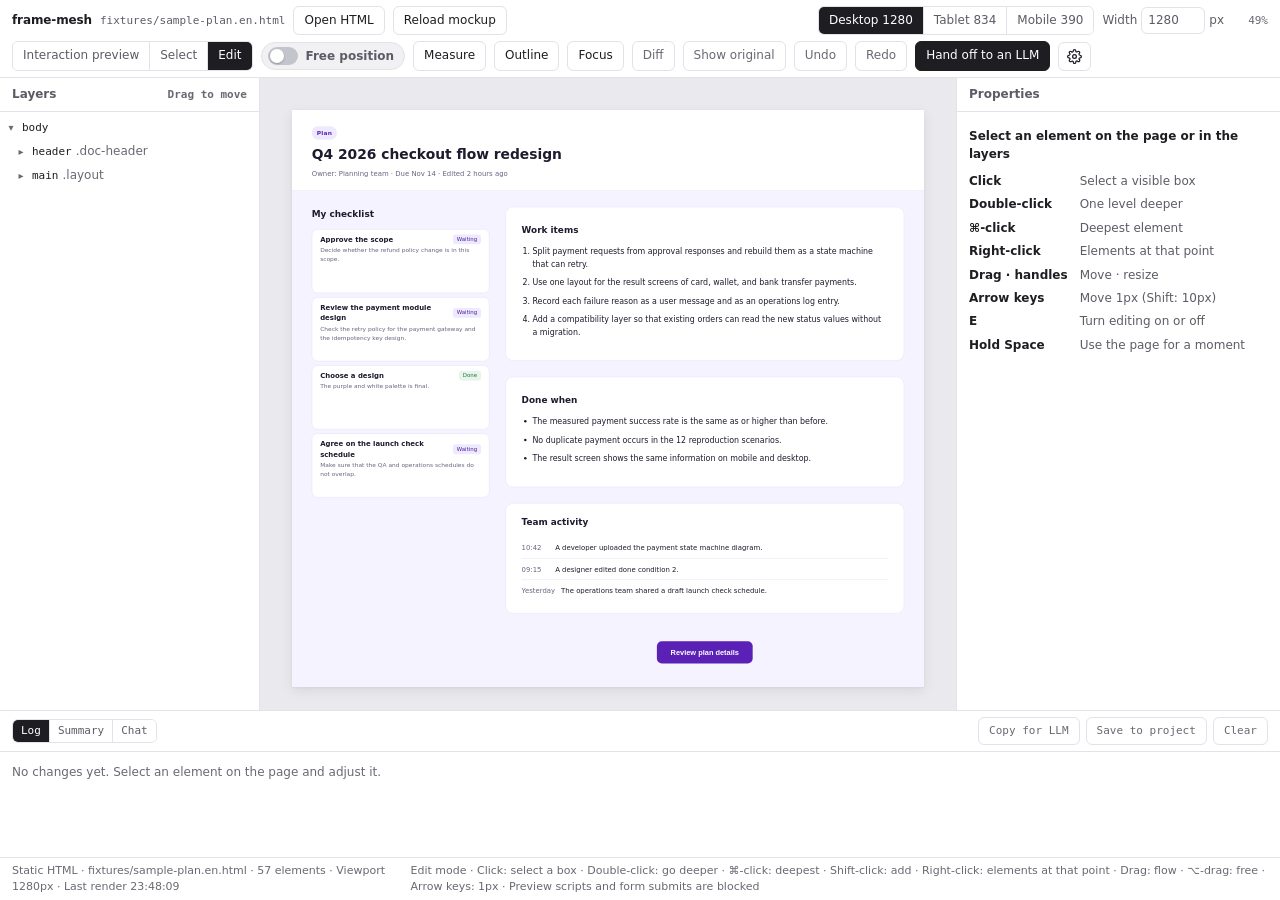
<file: index.html>
<!doctype html>
<html lang="en">
<head>
<meta charset="utf-8">
<meta name="viewport" content="width=device-width, initial-scale=1">
<meta name="frame-mesh" content="host">
<title>frame-mesh workbench</title>
<link rel="stylesheet" href="src/panel/panel.css">
<link rel="stylesheet" href="styles.css">
</head>
<body>
<div class="app">
  <header class="topbar">
    <div class="topbar__group">
      <span class="brand">frame-mesh</span>
      <span class="doc-name" id="docName" data-i18n="wb.noDoc"></span>
      <button class="btn" id="btnOpen" type="button" data-i18n="wb.open"></button>
      <input type="file" id="fileInput" accept=".html,.htm" hidden>
      <button class="btn" id="btnReload" type="button" data-i18n="wb.reload"></button>
      <span class="badge badge--warn" id="overflowBadge" hidden></span>
    </div>
    <div class="topbar__group">
      <div class="seg" id="vpSeg"></div>
      <label class="vp-custom"><span data-i18n="wb.width"></span> <input type="number" id="vpWidth" min="240" max="3840" step="1"> px</label>
      <span class="zoom" id="zoomLabel">100%</span>
    </div>
    <div class="topbar__group">
      <div class="seg" id="modeSeg">
        <button class="seg__btn" type="button" data-mode="interact" data-i18n="wb.interact" data-i18n-title="mode.useTitle"></button>
        <button class="seg__btn" type="button" data-mode="pick" data-i18n="wb.pick" data-i18n-title="mode.pickTitle"></button>
        <button class="seg__btn is-active" type="button" data-mode="select" data-i18n="wb.select" data-i18n-title="mode.editTitle"></button>
      </div>
      <button class="mode-switch mode-switch--sub" id="moveToggle" type="button" role="switch" aria-checked="false" data-i18n-title="move.switchTitle"><span class="mode-switch__track"></span><span data-i18n="move.switch"></span></button>
      <button class="btn" id="btnMeasure" type="button" data-i18n="view.measure" data-i18n-title="view.measureTitle"></button>
      <button class="btn" id="btnXray" type="button" data-i18n="view.xray" data-i18n-title="view.xrayTitle"></button>
      <button class="btn" id="btnFocus" type="button" data-i18n="view.focus" data-i18n-title="view.focusTitle"></button>
      <button class="btn" id="btnDiffView" type="button" data-i18n="view.diff" data-i18n-title="view.diffTitle" disabled></button>
      <button class="btn" id="btnPeek" type="button" data-i18n="panel.peek" data-i18n-title="peek.title" disabled></button>
      <button class="btn" id="btnUndo" type="button" data-i18n="wb.undo" data-i18n-title="wb.undoTitle" disabled></button>
      <button class="btn" id="btnRedo" type="button" data-i18n="dock.redo" data-i18n-title="wb.redoTitle" disabled></button>
      <button class="btn btn--primary" id="btnHandoff" type="button" data-i18n="handoff.dialogTitle" data-i18n-title="wb.handoffTitle"></button>
      <div class="menu menu--right menu--down" id="moreMenu">
        <!-- 톱니바퀴 아이콘: Feather Icons "settings" (MIT) -->
        <button class="btn btn--icon" id="btnMore" type="button" data-i18n-title="wb.settingsTitle"><svg class="icon-gear" width="15" height="15" viewBox="0 0 24 24" fill="none" stroke="currentColor" stroke-width="2" stroke-linecap="round" stroke-linejoin="round" aria-hidden="true"><circle cx="12" cy="12" r="3"/><path d="M19.4 15a1.65 1.65 0 0 0 .33 1.82l.06.06a2 2 0 0 1 0 2.83 2 2 0 0 1-2.83 0l-.06-.06a1.65 1.65 0 0 0-1.82-.33 1.65 1.65 0 0 0-1 1.51V21a2 2 0 0 1-2 2 2 2 0 0 1-2-2v-.09A1.65 1.65 0 0 0 9 19.4a1.65 1.65 0 0 0-1.82.33l-.06.06a2 2 0 0 1-2.83 0 2 2 0 0 1 0-2.83l.06-.06a1.65 1.65 0 0 0 .33-1.82 1.65 1.65 0 0 0-1.51-1H3a2 2 0 0 1-2-2 2 2 0 0 1 2-2h.09A1.65 1.65 0 0 0 4.6 9a1.65 1.65 0 0 0-.33-1.82l-.06-.06a2 2 0 0 1 0-2.83 2 2 0 0 1 2.83 0l.06.06a1.65 1.65 0 0 0 1.82.33H9a1.65 1.65 0 0 0 1-1.51V3a2 2 0 0 1 2-2 2 2 0 0 1 2 2v.09a1.65 1.65 0 0 0 1 1.51 1.65 1.65 0 0 0 1.82-.33l.06-.06a2 2 0 0 1 2.83 0 2 2 0 0 1 0 2.83l-.06.06a1.65 1.65 0 0 0-.33 1.82V9a1.65 1.65 0 0 0 1.51 1H21a2 2 0 0 1 2 2 2 2 0 0 1-2 2h-.09a1.65 1.65 0 0 0-1.51 1z"/></svg></button>
        <div class="menu__pop" hidden>
          <div class="menu__label" data-i18n="lang.label"></div>
          <div class="menu__seg"><div class="seg" id="langSeg"></div></div>
        </div>
      </div>
    </div>
  </header>

  <aside class="panel panel--left">
    <div class="panel__head"><span data-i18n="ext.layers"></span> <span class="zoom" data-i18n="wb.dragHint"></span></div>
    <div class="tree" id="tree"></div>
  </aside>

  <main class="canvas" id="canvas">
    <div class="frame-box" id="frameBox">
      <div class="frame-wrap" id="frameWrap">
        <iframe id="preview" sandbox="allow-same-origin" data-i18n-title="wb.preview"></iframe>
      </div>
    </div>
  </main>

  <aside class="panel panel--right">
    <div class="panel__head" data-i18n="ext.props"></div>
    <div class="props" id="props"></div>
  </aside>

  <footer class="bottom">
    <div class="bottom__head"><span class="dock__tabs"><button class="dock__tab is-active" id="tabLog" type="button" data-i18n="tab.log"></button><button class="dock__tab" id="tabDiff" type="button" data-i18n="tab.diff"></button><button class="dock__tab" id="tabChat" type="button" data-i18n="tab.chat"></button></span> <span id="changeCount"></span><span class="bottom__actions"><button class="btn" id="btnCopyLog" type="button" data-i18n="dock.copy" data-i18n-title="wb.copyTitle"></button> <button class="btn" id="btnSendLog" type="button" data-i18n="dock.save" data-i18n-title="wb.saveTitle"></button> <button class="btn" id="btnClearLog" type="button" data-i18n="wb.clear" data-i18n-title="dock.clearTitle"></button></span></div>
    <ol class="changes" id="changes"></ol>
    <div class="diff" id="diff" hidden></div>
    <div class="chat-host" id="chat" hidden></div>
    <div class="status"><span id="status" data-i18n="wb.noDoc"></span><span id="statusRight"></span></div>
  </footer>
</div>

<dialog class="handoff" id="handoffDialog">
  <div class="handoff__head"><strong data-i18n="handoff.dialogTitle"></strong><span id="handoffSummary"></span></div>
  <p class="handoff__desc" data-i18n="handoff.descWb"></p>
  <textarea id="handoffText" readonly spellcheck="false"></textarea>
  <div class="handoff__actions">
    <button class="btn btn--primary" id="btnHandoffCopy" type="button" data-i18n="handoff.copy"></button>
    <button class="btn" id="btnHandoffMd" type="button" data-i18n="handoff.saveMd"></button>
    <button class="btn" id="btnHandoffJson" type="button" data-i18n="handoff.saveJson"></button>
    <button class="btn" id="btnHandoffClose" type="button" data-i18n="handoff.close"></button>
  </div>
</dialog>
<div class="notice" id="notice" hidden></div>
<script type="module" src="src/web/workbench.js"></script>
</body>
</html>
</file>
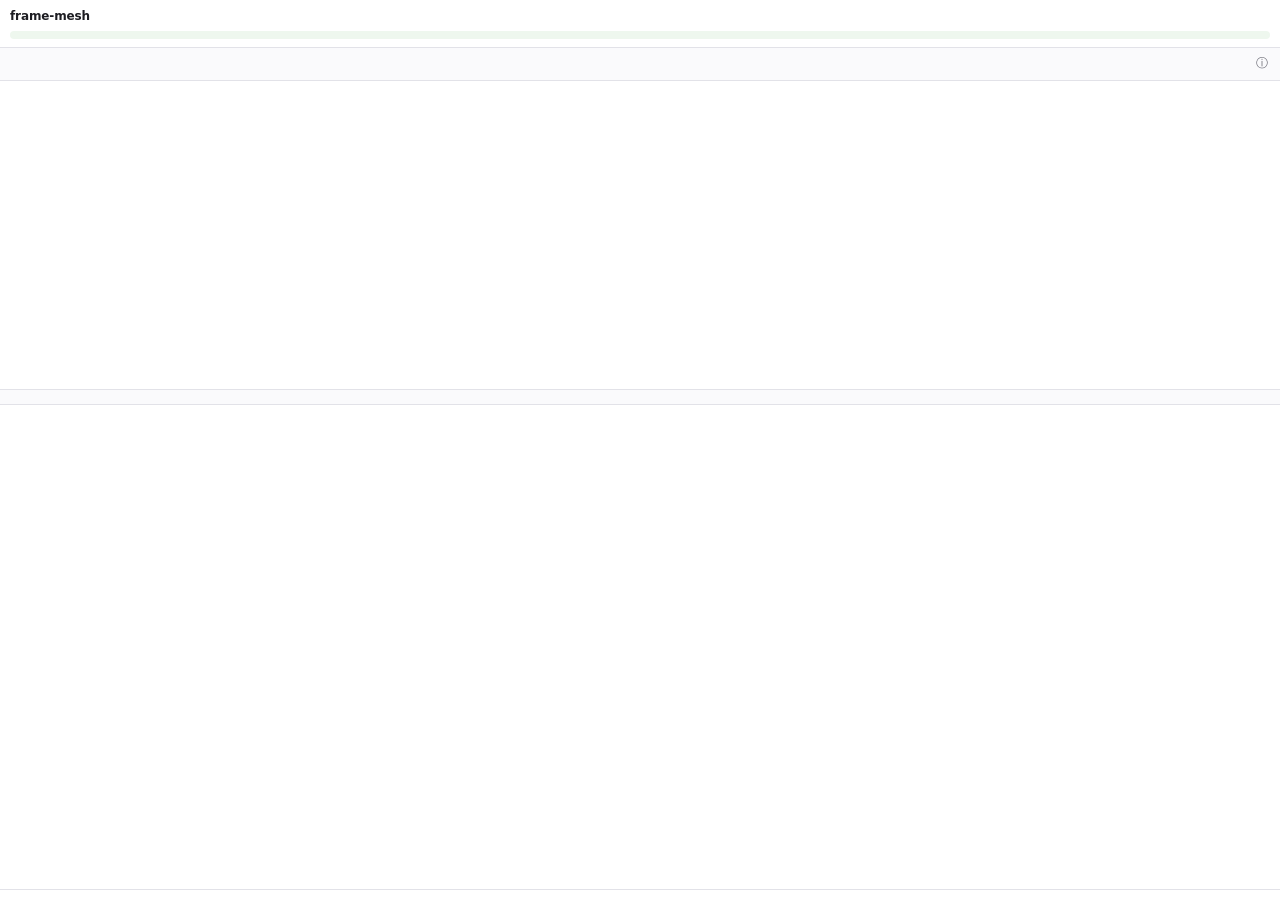
<file: extension/panel.html>
<!doctype html>
<html lang="en">
<head>
<meta charset="utf-8">
<meta name="viewport" content="width=device-width, initial-scale=1">
<title>frame-mesh</title>
<link rel="stylesheet" href="../src/panel/panel.css">
<link rel="stylesheet" href="panel.css">
</head>
<body>
<header class="ext__top">
  <div class="ext__row">
    <span class="brand">frame-mesh</span>
    <span class="ext__version" id="extVersion"></span>
    <span class="ext__target" id="tabLabel" hidden></span>
    <select id="tabSelect" data-i18n-title="ext.tabSelect" hidden></select>
    <button class="btn btn--warn" id="btnConnect" type="button" data-i18n="ext.reconnect" data-i18n-title="ext.reconnectTitle" hidden></button>
  </div>
  <div class="ext__applied is-clean" id="appliedChip" data-i18n="ext.chipClean"></div>
</header>
<section class="ext__section ext__section--tree" id="treeSection">
  <button class="ext__section-head" type="button" data-toggle="treeSection"><span data-i18n="ext.layers"></span> <span class="ext__info" data-i18n-title="ext.layersInfo">ⓘ</span></button>
  <div class="tree" id="tree"></div>
</section>
<div class="ext__splitter" id="splitter" role="separator" aria-orientation="horizontal" data-i18n-title="ext.splitter"></div>
<section class="ext__section ext__section--props" id="propsSection">
  <button class="ext__section-head" type="button" data-toggle="propsSection" data-i18n="ext.props"></button>
  <div class="props" id="props"></div>
</section>
<footer class="ext__status" id="status" data-i18n="ext.notConnected"></footer>
<div class="notice" id="notice" hidden></div>
<script type="module" src="panel.js"></script>
</body>
</html>
</file>
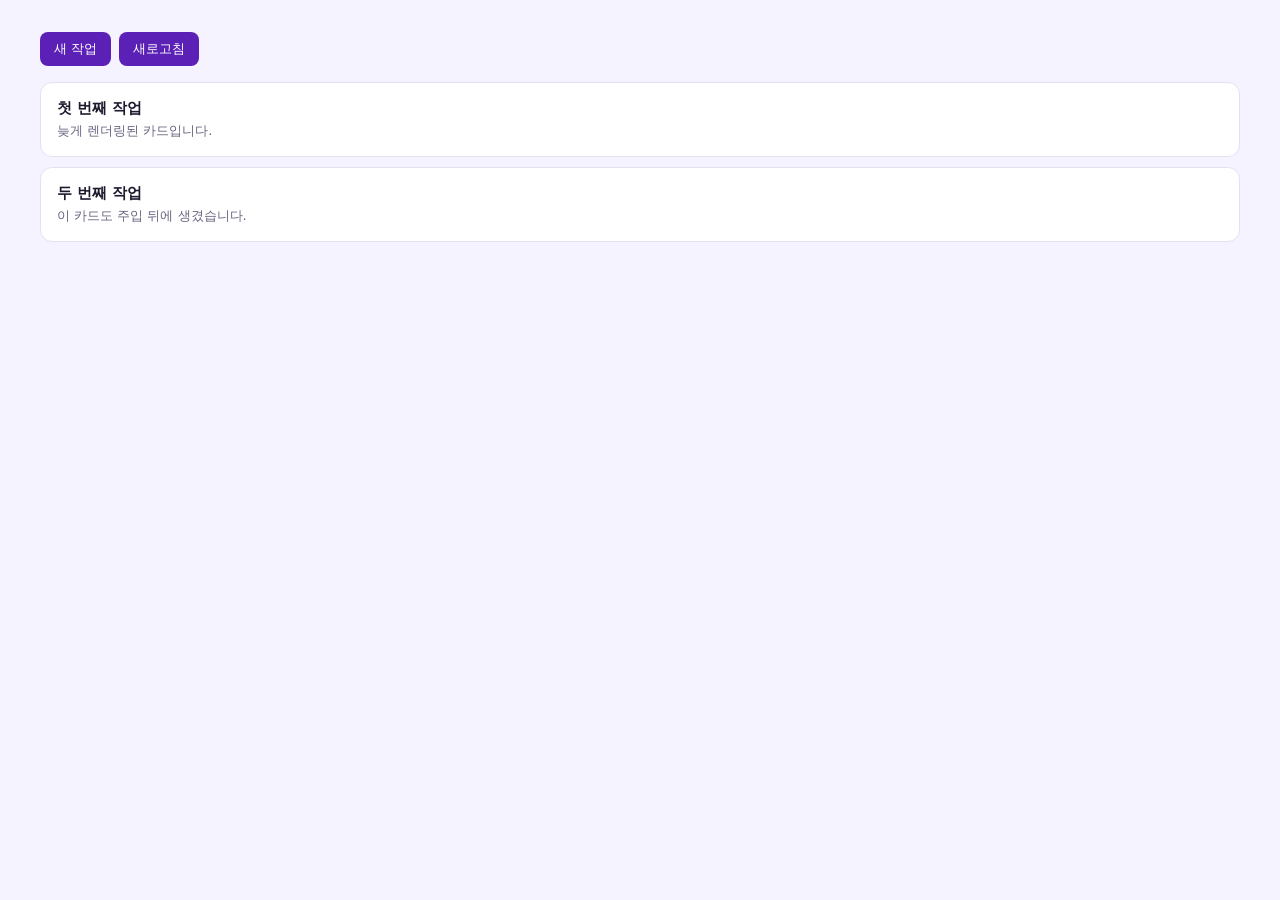
<file: fixtures/dynamic.html>
<!doctype html>
<html lang="ko">
<head>
<meta charset="utf-8">
<meta name="viewport" content="width=device-width, initial-scale=1">
<title>동적 렌더 시안 (SPA 흉내)</title>
<style>
  body { margin: 0; font-family: -apple-system, "Apple SD Gothic Neo", system-ui, sans-serif; background: #f5f3ff; color: #1f1a2e; }
  .app { padding: 32px 40px; }
  .card { background: #fff; border: 1px solid #e4e0f2; border-radius: 12px; padding: 16px; margin-bottom: 10px; }
  .card h3 { margin: 0 0 4px; font-size: 15px; }
  .card p { margin: 0; color: #6b6480; font-size: 13px; }
  .toolbar { display: flex; gap: 8px; margin-bottom: 16px; }
  button { padding: 8px 14px; border: 0; border-radius: 8px; background: #5b21b6; color: #fff; }
  .empty { color: #9a9aa6; padding: 24px; text-align: center; }
</style>
</head>
<body>
  <div id="root"><p class="empty">불러오는 중…</p></div>
  <script>
    // 800ms 뒤에 본문을 그리고, 1.6초 뒤에 카드를 하나 더 붙인다. SPA의 비동기 렌더를 흉내 낸다.
    const root = document.getElementById('root');
    setTimeout(() => {
      root.innerHTML = `
        <main class="app">
          <div class="toolbar"><button type="button">새 작업</button><button type="button">새로고침</button></div>
          <section class="list">
            <article class="card"><h3>첫 번째 작업</h3><p>늦게 렌더링된 카드입니다.</p></article>
            <article class="card"><h3>두 번째 작업</h3><p>이 카드도 주입 뒤에 생겼습니다.</p></article>
          </section>
        </main>`;
    }, 800);
    setTimeout(() => {
      const list = document.querySelector('.list');
      if (list) list.insertAdjacentHTML('beforeend', '<article class="card card--late"><h3>세 번째 작업</h3><p>더 늦게 추가된 카드입니다.</p></article>');
    }, 1600);
  </script>
</body>
</html>
</file>
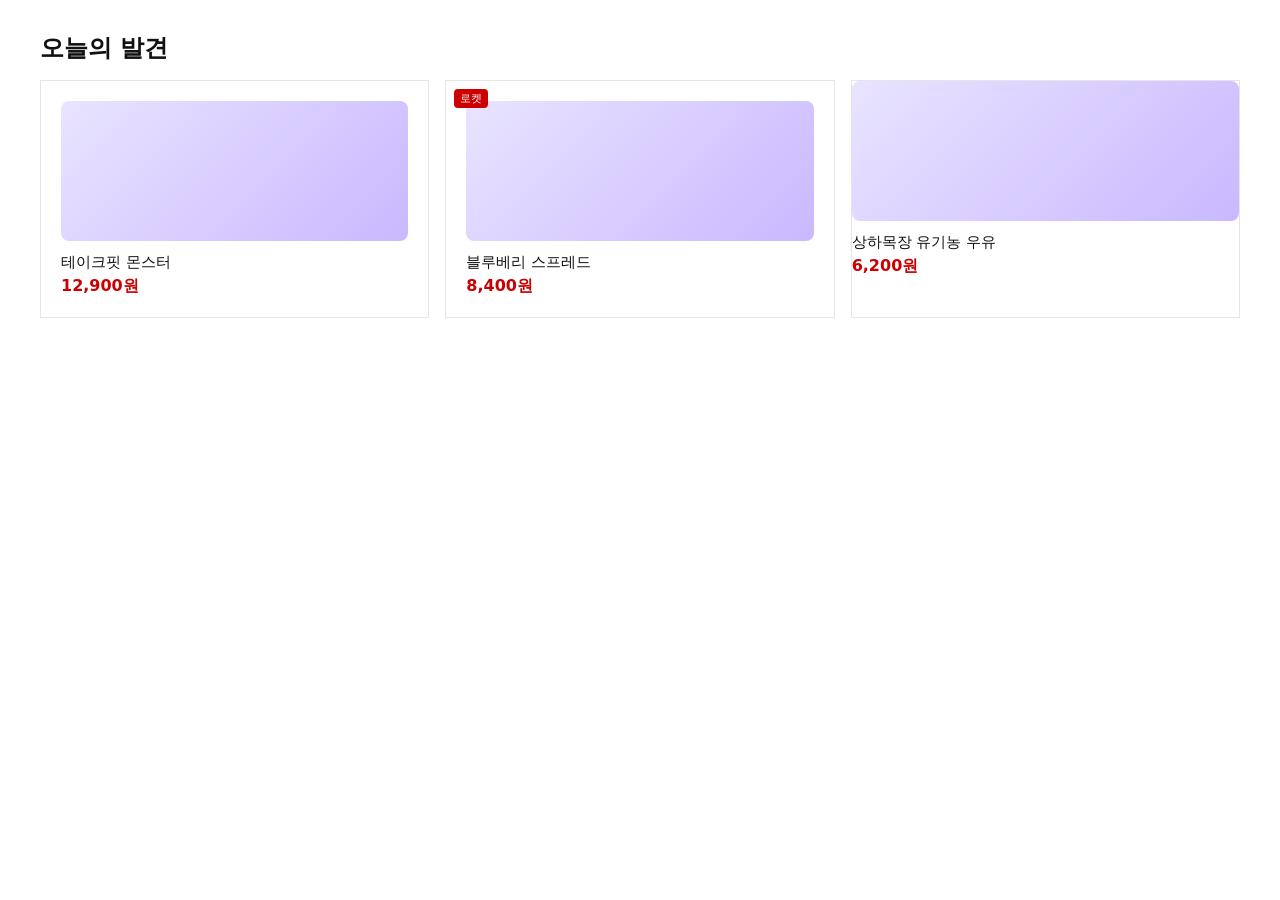
<file: fixtures/mask.html>
<!doctype html>
<html lang="ko">
<head>
<meta charset="utf-8">
<meta name="viewport" content="width=device-width, initial-scale=1">
<title>가리개 시안 (쿠팡형 상품 카드)</title>
<style>
  body { margin: 0; font-family: -apple-system, "Apple SD Gothic Neo", system-ui, sans-serif; background: #fff; color: #111; }
  .wrap { padding: 32px 40px; }
  h2 { font-size: 24px; margin: 0 0 16px; }
  .grid { display: grid; grid-template-columns: repeat(3, 1fr); gap: 16px; list-style: none; margin: 0; padding: 0; }
  .card { position: relative; border: 1px solid #e5e5e5; }
  .card a { display: block; padding: 20px; color: inherit; text-decoration: none; }
  .thumb { display: block; width: 100%; height: 140px; background: linear-gradient(135deg, #e9e4ff, #c9b8ff); border-radius: 8px; }
  .name { margin: 12px 0 0; font-size: 15px; }
  .price { margin: 4px 0 0; font-weight: 700; color: #c00; }
  /* 쿠팡의 span.mask: 빈 요소가 카드 전체를 덮고 테두리만 가진다 */
  .mask { position: absolute; left: 0; top: 0; width: 100%; height: 100%; border: 1px solid transparent; box-sizing: border-box; }
  .card:hover .mask { border-color: #346aff; }
  /* Bootstrap식 stretched link: 빈 a가 카드를 덮는다 */
  .card--stretched .stretched { position: absolute; inset: 0; }
  .badge { position: absolute; top: 8px; left: 8px; padding: 2px 6px; background: #c00; color: #fff; font-size: 11px; border-radius: 4px; }
</style>
</head>
<body>
  <div class="wrap">
    <h2>오늘의 발견</h2>
    <ul class="grid">
      <li class="card"><a href="#"><span class="thumb"></span><p class="name">테이크핏 몬스터</p><p class="price">12,900원</p><span class="mask"></span></a></li>
      <li class="card"><a href="#"><span class="thumb"></span><p class="name">블루베리 스프레드</p><p class="price">8,400원</p><span class="mask"></span></a><span class="badge">로켓</span></li>
      <li class="card card--stretched"><span class="thumb"></span><p class="name">상하목장 유기농 우유</p><p class="price">6,200원</p><a class="stretched" href="#" aria-label="상세"></a></li>
    </ul>
  </div>
</body>
</html>
</file>
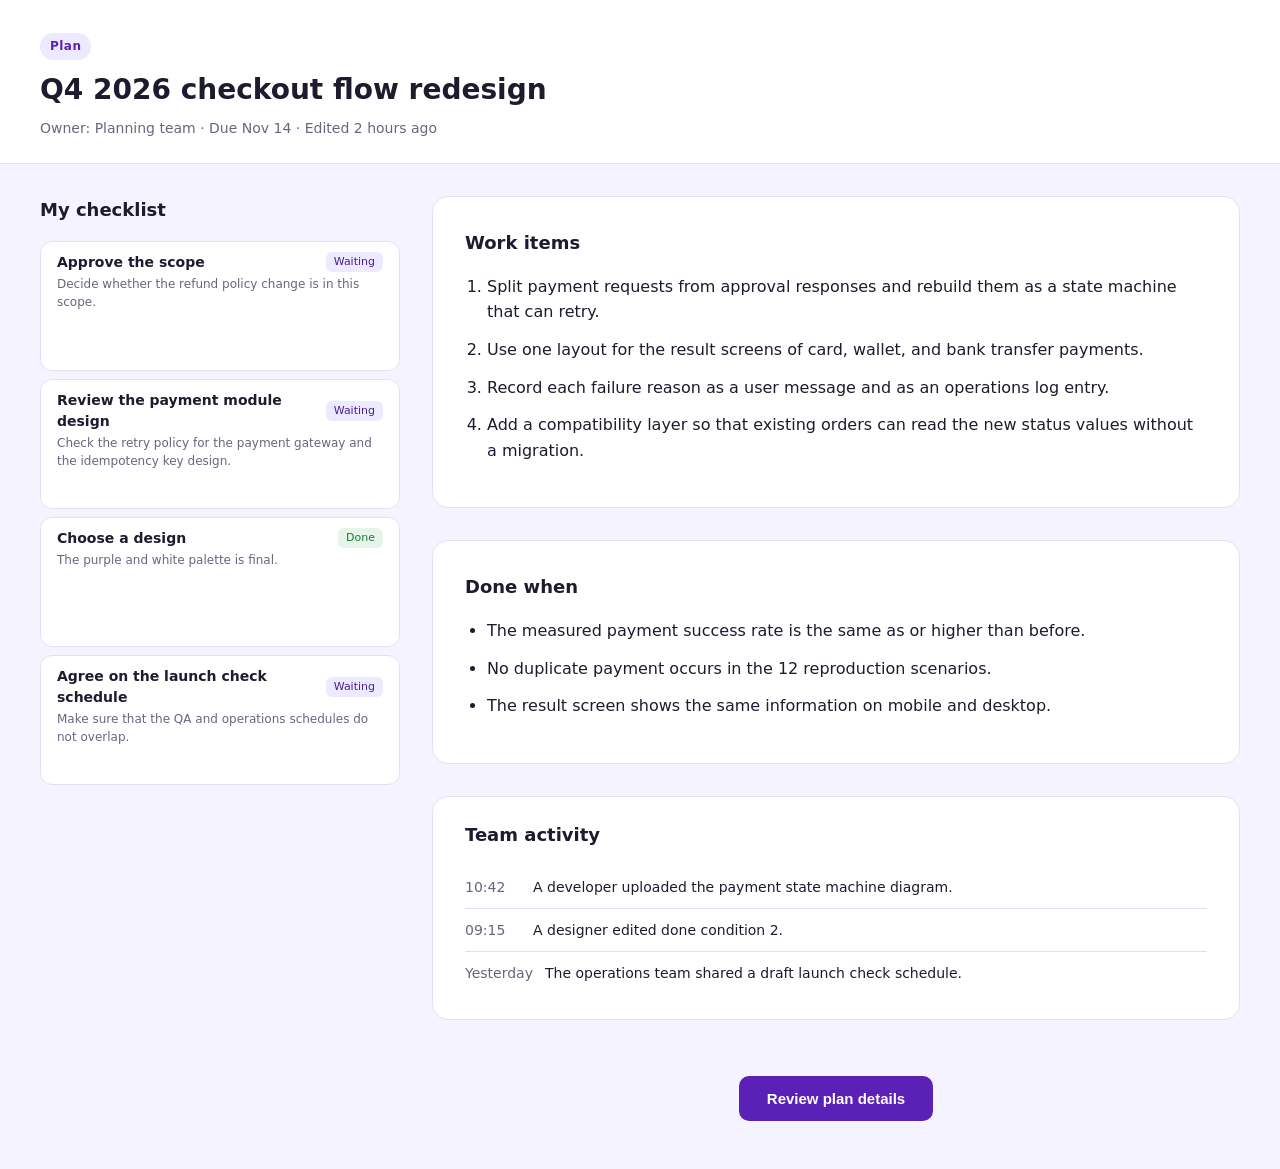
<file: fixtures/sample-plan.en.html>
<!doctype html>
<html lang="en">
<head>
<meta charset="utf-8">
<meta name="viewport" content="width=device-width, initial-scale=1">
<title>Sample mockup · Plan details</title>
<style>
  :root {
    --purple-700: #4c1d95;
    --purple-600: #5b21b6;
    --purple-500: #7c3aed;
    --purple-200: #ddd6fe;
    --purple-100: #ede9fe;
    --purple-50: #f5f3ff;
    --ink: #1f1a2e;
    --ink-muted: #6b6480;
    --line: #e4e0f2;
    --white: #ffffff;
  }
  * { box-sizing: border-box; }
  body {
    margin: 0;
    font-family: -apple-system, "Pretendard", "Apple SD Gothic Neo", "Noto Sans KR", system-ui, sans-serif;
    color: var(--ink);
    background: var(--purple-50);
    line-height: 1.6;
  }
  .doc-header {
    display: flex;
    align-items: flex-start;
    justify-content: space-between;
    gap: 24px;
    padding: 32px 40px 24px;
    background: var(--white);
    border-bottom: 1px solid var(--line);
  }
  .eyebrow {
    display: inline-block;
    font-size: 12px;
    font-weight: 600;
    letter-spacing: 0.04em;
    color: var(--purple-600);
    background: var(--purple-100);
    padding: 4px 10px;
    border-radius: 999px;
  }
  .doc-header h1 { margin: 12px 0 8px; font-size: 28px; line-height: 1.3; }
  .doc-header .meta { margin: 0; color: var(--ink-muted); font-size: 14px; }
  .layout {
    display: grid;
    grid-template-columns: 360px minmax(0, 1fr);
    gap: 32px;
    padding: 32px 40px 48px;
  }
  .checklist h2, .body h2 { margin: 0 0 16px; font-size: 18px; }
  .check-list { list-style: none; margin: 0; padding: 0; }
  .check-item {
    min-height: 130px;
    padding: 10px 16px;
    margin-bottom: 8px;
    background: var(--white);
    border: 1px solid var(--line);
    border-radius: 12px;
  }
  .check-item__head { display: flex; align-items: center; justify-content: space-between; gap: 8px; }
  .check-item__title { margin: 0; font-size: 14px; font-weight: 600; line-height: 1.5; }
  .check-item__desc { margin: 2px 0 0; font-size: 12px; line-height: 1.5; color: var(--ink-muted); }
  .chip {
    flex: none;
    padding: 1px 8px;
    font-size: 11px;
    line-height: 1.6;
    border-radius: 6px;
    background: var(--purple-100);
    color: var(--purple-700);
  }
  .chip--done { background: #e6f4ea; color: #1e7a3a; }
  .body { display: flex; flex-direction: column; gap: 32px; }
  .section {
    background: var(--white);
    padding: 32px;
    border: 1px solid var(--line);
    border-radius: 16px;
  }
  .section p { margin: 0 0 20px; }
  .section p:last-child { margin-bottom: 0; }
  .section ol, .section ul { margin: 0; padding-left: 22px; }
  .section li { margin-bottom: 12px; }
  .team-activity { background: var(--white); padding: 24px 32px; border: 1px solid var(--line); border-radius: 16px; }
  .activity { display: flex; gap: 12px; padding: 10px 0; border-bottom: 1px solid var(--line); font-size: 14px; }
  .activity:last-child { border-bottom: 0; }
  .activity time { color: var(--ink-muted); min-width: 56px; }
  .actions { display: flex; justify-content: center; padding-top: 24px; }
  .btn-primary {
    background: var(--purple-600);
    color: var(--white);
    border: 0;
    padding: 14px 28px;
    border-radius: 10px;
    font-size: 15px;
    font-weight: 600;
    cursor: pointer;
  }
  .btn-primary:hover { background: var(--purple-700); }
  @media (max-width: 720px) {
    .doc-header { flex-direction: column; padding: 20px 16px; }
    .doc-header h1 { font-size: 22px; }
    .layout { grid-template-columns: 1fr; gap: 20px; padding: 20px 16px 32px; }
    .section { padding: 20px; }
    .team-activity { padding: 16px 20px; }
  }
</style>
</head>
<body>
  <header class="doc-header">
    <div class="doc-header__title">
      <span class="eyebrow">Plan</span>
      <h1>Q4 2026 checkout flow redesign</h1>
      <p class="meta">Owner: Planning team · Due Nov 14 · Edited 2 hours ago</p>
    </div>
  </header>

  <main class="layout">
    <aside class="checklist">
      <h2>My checklist</h2>
      <ul class="check-list">
        <li class="check-item">
          <div class="check-item__head">
            <p class="check-item__title">Approve the scope</p>
            <span class="chip">Waiting</span>
          </div>
          <p class="check-item__desc">Decide whether the refund policy change is in this scope.</p>
        </li>
        <li class="check-item">
          <div class="check-item__head">
            <p class="check-item__title">Review the payment module design</p>
            <span class="chip">Waiting</span>
          </div>
          <p class="check-item__desc">Check the retry policy for the payment gateway and the idempotency key design.</p>
        </li>
        <li class="check-item">
          <div class="check-item__head">
            <p class="check-item__title">Choose a design</p>
            <span class="chip chip--done">Done</span>
          </div>
          <p class="check-item__desc">The purple and white palette is final.</p>
        </li>
        <li class="check-item">
          <div class="check-item__head">
            <p class="check-item__title">Agree on the launch check schedule</p>
            <span class="chip">Waiting</span>
          </div>
          <p class="check-item__desc">Make sure that the QA and operations schedules do not overlap.</p>
        </li>
      </ul>
    </aside>

    <section class="body">
      <article class="section section--tasks">
        <h2>Work items</h2>
        <ol>
          <li>Split payment requests from approval responses and rebuild them as a state machine that can retry.</li>
          <li>Use one layout for the result screens of card, wallet, and bank transfer payments.</li>
          <li>Record each failure reason as a user message and as an operations log entry.</li>
          <li>Add a compatibility layer so that existing orders can read the new status values without a migration.</li>
        </ol>
      </article>

      <article class="section section--criteria">
        <h2>Done when</h2>
        <ul>
          <li>The measured payment success rate is the same as or higher than before.</li>
          <li>No duplicate payment occurs in the 12 reproduction scenarios.</li>
          <li>The result screen shows the same information on mobile and desktop.</li>
        </ul>
      </article>

      <section class="team-activity">
        <h2>Team activity</h2>
        <div class="activity"><time>10:42</time><span>A developer uploaded the payment state machine diagram.</span></div>
        <div class="activity"><time>09:15</time><span>A designer edited done condition 2.</span></div>
        <div class="activity"><time>Yesterday</time><span>The operations team shared a draft launch check schedule.</span></div>
      </section>

      <div class="actions">
        <button type="button" class="btn-primary">Review plan details</button>
      </div>
    </section>
  </main>
</body>
</html>
</file>
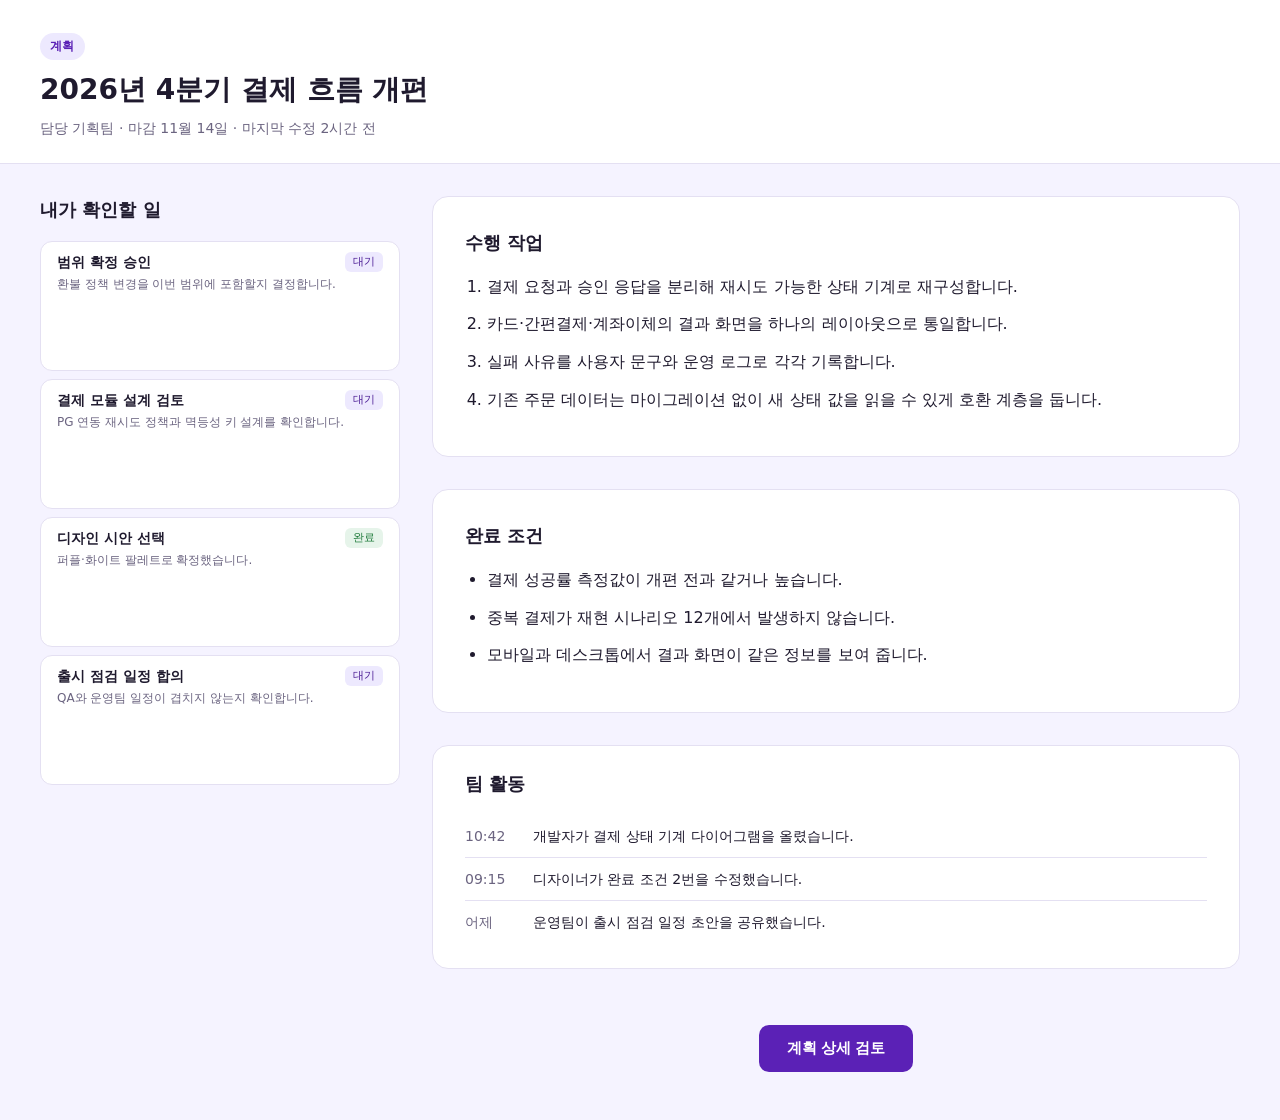
<file: fixtures/sample-plan.html>
<!doctype html>
<html lang="ko">
<head>
<meta charset="utf-8">
<meta name="viewport" content="width=device-width, initial-scale=1">
<title>예제 시안 · 계획 상세</title>
<style>
  :root {
    --purple-700: #4c1d95;
    --purple-600: #5b21b6;
    --purple-500: #7c3aed;
    --purple-200: #ddd6fe;
    --purple-100: #ede9fe;
    --purple-50: #f5f3ff;
    --ink: #1f1a2e;
    --ink-muted: #6b6480;
    --line: #e4e0f2;
    --white: #ffffff;
  }
  * { box-sizing: border-box; }
  body {
    margin: 0;
    font-family: -apple-system, "Pretendard", "Apple SD Gothic Neo", "Noto Sans KR", system-ui, sans-serif;
    color: var(--ink);
    background: var(--purple-50);
    line-height: 1.6;
  }
  .doc-header {
    display: flex;
    align-items: flex-start;
    justify-content: space-between;
    gap: 24px;
    padding: 32px 40px 24px;
    background: var(--white);
    border-bottom: 1px solid var(--line);
  }
  .eyebrow {
    display: inline-block;
    font-size: 12px;
    font-weight: 600;
    letter-spacing: 0.04em;
    color: var(--purple-600);
    background: var(--purple-100);
    padding: 4px 10px;
    border-radius: 999px;
  }
  .doc-header h1 { margin: 12px 0 8px; font-size: 28px; line-height: 1.3; }
  .doc-header .meta { margin: 0; color: var(--ink-muted); font-size: 14px; }
  .layout {
    display: grid;
    grid-template-columns: 360px minmax(0, 1fr);
    gap: 32px;
    padding: 32px 40px 48px;
  }
  .checklist h2, .body h2 { margin: 0 0 16px; font-size: 18px; }
  .check-list { list-style: none; margin: 0; padding: 0; }
  .check-item {
    min-height: 130px;
    padding: 10px 16px;
    margin-bottom: 8px;
    background: var(--white);
    border: 1px solid var(--line);
    border-radius: 12px;
  }
  .check-item__head { display: flex; align-items: center; justify-content: space-between; gap: 8px; }
  .check-item__title { margin: 0; font-size: 14px; font-weight: 600; line-height: 1.5; }
  .check-item__desc { margin: 2px 0 0; font-size: 12px; line-height: 1.5; color: var(--ink-muted); }
  .chip {
    flex: none;
    padding: 1px 8px;
    font-size: 11px;
    line-height: 1.6;
    border-radius: 6px;
    background: var(--purple-100);
    color: var(--purple-700);
  }
  .chip--done { background: #e6f4ea; color: #1e7a3a; }
  .body { display: flex; flex-direction: column; gap: 32px; }
  .section {
    background: var(--white);
    padding: 32px;
    border: 1px solid var(--line);
    border-radius: 16px;
  }
  .section p { margin: 0 0 20px; }
  .section p:last-child { margin-bottom: 0; }
  .section ol, .section ul { margin: 0; padding-left: 22px; }
  .section li { margin-bottom: 12px; }
  .team-activity { background: var(--white); padding: 24px 32px; border: 1px solid var(--line); border-radius: 16px; }
  .activity { display: flex; gap: 12px; padding: 10px 0; border-bottom: 1px solid var(--line); font-size: 14px; }
  .activity:last-child { border-bottom: 0; }
  .activity time { color: var(--ink-muted); min-width: 56px; }
  .actions { display: flex; justify-content: center; padding-top: 24px; }
  .btn-primary {
    background: var(--purple-600);
    color: var(--white);
    border: 0;
    padding: 14px 28px;
    border-radius: 10px;
    font-size: 15px;
    font-weight: 600;
    cursor: pointer;
  }
  .btn-primary:hover { background: var(--purple-700); }
  @media (max-width: 720px) {
    .doc-header { flex-direction: column; padding: 20px 16px; }
    .doc-header h1 { font-size: 22px; }
    .layout { grid-template-columns: 1fr; gap: 20px; padding: 20px 16px 32px; }
    .section { padding: 20px; }
    .team-activity { padding: 16px 20px; }
  }
</style>
</head>
<body>
  <header class="doc-header">
    <div class="doc-header__title">
      <span class="eyebrow">계획</span>
      <h1>2026년 4분기 결제 흐름 개편</h1>
      <p class="meta">담당 기획팀 · 마감 11월 14일 · 마지막 수정 2시간 전</p>
    </div>
  </header>

  <main class="layout">
    <aside class="checklist">
      <h2>내가 확인할 일</h2>
      <ul class="check-list">
        <li class="check-item">
          <div class="check-item__head">
            <p class="check-item__title">범위 확정 승인</p>
            <span class="chip">대기</span>
          </div>
          <p class="check-item__desc">환불 정책 변경을 이번 범위에 포함할지 결정합니다.</p>
        </li>
        <li class="check-item">
          <div class="check-item__head">
            <p class="check-item__title">결제 모듈 설계 검토</p>
            <span class="chip">대기</span>
          </div>
          <p class="check-item__desc">PG 연동 재시도 정책과 멱등성 키 설계를 확인합니다.</p>
        </li>
        <li class="check-item">
          <div class="check-item__head">
            <p class="check-item__title">디자인 시안 선택</p>
            <span class="chip chip--done">완료</span>
          </div>
          <p class="check-item__desc">퍼플·화이트 팔레트로 확정했습니다.</p>
        </li>
        <li class="check-item">
          <div class="check-item__head">
            <p class="check-item__title">출시 점검 일정 합의</p>
            <span class="chip">대기</span>
          </div>
          <p class="check-item__desc">QA와 운영팀 일정이 겹치지 않는지 확인합니다.</p>
        </li>
      </ul>
    </aside>

    <section class="body">
      <article class="section section--tasks">
        <h2>수행 작업</h2>
        <ol>
          <li>결제 요청과 승인 응답을 분리해 재시도 가능한 상태 기계로 재구성합니다.</li>
          <li>카드·간편결제·계좌이체의 결과 화면을 하나의 레이아웃으로 통일합니다.</li>
          <li>실패 사유를 사용자 문구와 운영 로그로 각각 기록합니다.</li>
          <li>기존 주문 데이터는 마이그레이션 없이 새 상태 값을 읽을 수 있게 호환 계층을 둡니다.</li>
        </ol>
      </article>

      <article class="section section--criteria">
        <h2>완료 조건</h2>
        <ul>
          <li>결제 성공률 측정값이 개편 전과 같거나 높습니다.</li>
          <li>중복 결제가 재현 시나리오 12개에서 발생하지 않습니다.</li>
          <li>모바일과 데스크톱에서 결과 화면이 같은 정보를 보여 줍니다.</li>
        </ul>
      </article>

      <section class="team-activity">
        <h2>팀 활동</h2>
        <div class="activity"><time>10:42</time><span>개발자가 결제 상태 기계 다이어그램을 올렸습니다.</span></div>
        <div class="activity"><time>09:15</time><span>디자이너가 완료 조건 2번을 수정했습니다.</span></div>
        <div class="activity"><time>어제</time><span>운영팀이 출시 점검 일정 초안을 공유했습니다.</span></div>
      </section>

      <div class="actions">
        <button type="button" class="btn-primary">계획 상세 검토</button>
      </div>
    </section>
  </main>
</body>
</html>
</file>
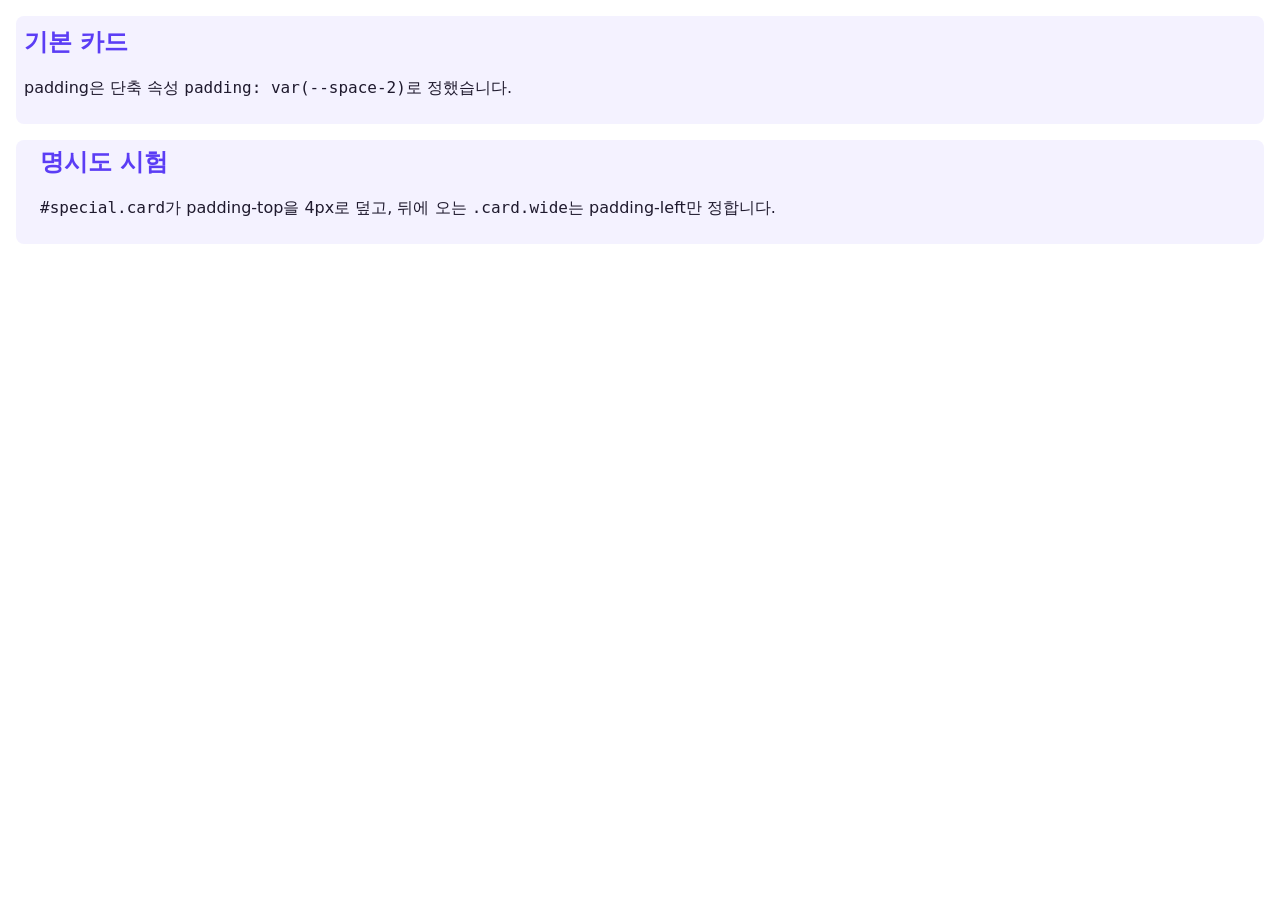
<file: fixtures/tokens.html>
<!doctype html>
<html lang="ko">
<head>
<meta charset="utf-8">
<title>frame-mesh 토큰 시험</title>
<!-- frame-mesh가 디자인 토큰을 찾는지 확인하는 시험 페이지. :root 토큰, @layer 안 토큰, 단축 속성, 명시도가 다른 규칙을 담는다. -->
<style>
  :root { --space-2: 8px; --space-4: 16px; --space-6: 24px; --brand: #5b3df5; --ink: #1f1a2e; }
  @layer theme {
    :root { --radius-md: 0.5rem; --radius-lg: 12px; }
  }
  body { margin: 0; font: 16px/1.5 system-ui, sans-serif; color: var(--ink); }
  .card { padding: var(--space-2); border-radius: var(--radius-md); background: #f4f2ff; margin: var(--space-4); }
  .card__title { color: var(--brand); margin: 0 0 var(--space-2); }
  #special.card { padding-top: 4px; }
  .card.wide { padding-left: var(--space-6); }
</style>
</head>
<body>
  <section class="card" id="plain">
    <h2 class="card__title">기본 카드</h2>
    <p>padding은 단축 속성 <code>padding: var(--space-2)</code>로 정했습니다.</p>
  </section>
  <section class="card wide" id="special">
    <h2 class="card__title">명시도 시험</h2>
    <p><code>#special.card</code>가 padding-top을 4px로 덮고, 뒤에 오는 <code>.card.wide</code>는 padding-left만 정합니다.</p>
  </section>
</body>
</html>
</file>
<file: src/panel/panel.css>
/* 패널 공통 구성 요소. 웹 작업실과 확장 패널이 함께 쓴다. */
:root {
  --bg: #e9e9ee;
  --panel: #ffffff;
  --line: #e2e2e8;
  --ink: #1d1d22;
  --ink-2: #5c5c66;
  --ink-3: #696973;
  --accent: #0d99ff;
  --accent-soft: rgba(13, 153, 255, 0.12);
  --hover: #7c3aed;
  --modified: #f59e0b;
  --warn-bg: #fff4e5;
  --warn-ink: #9a4b00;
  --font: -apple-system, "Pretendard", "Apple SD Gothic Neo", "Noto Sans KR", system-ui, sans-serif;
  --mono: "SF Mono", Menlo, Consolas, monospace;
}
* { box-sizing: border-box; }
body { font: 12px/1.45 var(--font); color: var(--ink); margin: 0; }
button, input, select { font: inherit; color: inherit; }
button { cursor: pointer; }
[hidden] { display: none !important; }

.brand { font-weight: 700; letter-spacing: -0.01em; }
.btn { padding: 5px 10px; border: 1px solid var(--line); border-radius: 6px; background: var(--panel); }
.btn:hover { background: #f4f4f7; }
.btn:disabled { color: var(--ink-3); cursor: default; background: var(--panel); }
.btn.is-active { background: var(--accent-soft); border-color: var(--accent); color: var(--accent); }
.btn--primary { background: var(--ink); color: #fff; border-color: var(--ink); }
.btn--primary:hover { background: #333; }
.seg { display: inline-flex; border: 1px solid var(--line); border-radius: 6px; overflow: hidden; }
.seg__btn { padding: 5px 10px; border: 0; background: var(--panel); color: var(--ink-2); }
.seg__btn + .seg__btn { border-left: 1px solid var(--line); }
.seg__btn.is-active { background: var(--ink); color: #fff; }
.badge { padding: 3px 8px; border-radius: 999px; font-size: 11px; }
.badge--warn { background: var(--warn-bg); color: var(--warn-ink); }

/* 레이어 트리 */
.tree { overflow: auto; padding: 4px 0; }
.tree__row { display: flex; align-items: center; gap: 4px; height: 24px; padding-left: calc(4px + var(--depth, 0) * 10px); padding-right: 8px; white-space: nowrap; cursor: default; position: relative; }
.tree__row:hover { background: #f4f4f7; }
.tree__row.is-selected { background: var(--accent-soft); }
.tree__tag { font-family: var(--mono); font-size: 11px; color: var(--ink); }
.tree__meta { color: var(--ink-3); overflow: hidden; text-overflow: ellipsis; }
.tree__row[hidden] { display: none; }
.tree__caret { flex: none; width: 14px; text-align: center; color: var(--ink-3); font-size: 10px; cursor: pointer; border-radius: 3px; }
.tree__caret:hover { background: var(--line); color: var(--ink); }
/* 바뀐 요소는 레이어에서도 주황 점, 접힌 행 안에 바뀐 요소가 있으면 펼침 표시를 주황으로 칠한다. */
.tree__row.is-modified .tree__tag::after { content: ""; display: inline-block; width: 6px; height: 6px; margin-left: 4px; border-radius: 50%; background: var(--modified); vertical-align: middle; }
.tree__row.has-modified .tree__caret { color: var(--modified); font-weight: 700; }
.tree__more { padding: 8px 12px; color: var(--ink-3); }
.tree__row.is-drop-inside { box-shadow: inset 0 0 0 2px var(--accent); }
.tree__row.is-drop-before::before, .tree__row.is-drop-after::after { content: ""; position: absolute; left: calc(4px + var(--depth, 0) * 10px); right: 8px; height: 2px; background: var(--accent); }
.tree__row.is-drop-before::before { top: -1px; }
.tree__row.is-drop-after::after { bottom: -1px; }
.tree__row.is-dragging { opacity: 0.4; }

/* 속성 */
.props { overflow: auto; }
.props__empty { padding: 16px 12px; color: var(--ink-2); }
.props__empty-title { margin: 0 0 10px; font-weight: 600; color: var(--ink); }
.keys { display: grid; grid-template-columns: max-content 1fr; gap: 6px 12px; margin: 0; font-size: 12px; }
.keys dt { font-weight: 600; color: var(--ink); white-space: nowrap; }
.keys dd { margin: 0; color: var(--ink-2); }
.props__head { position: sticky; top: 0; z-index: 2; padding: 10px 12px; background: var(--panel); border-bottom: 1px solid var(--line); box-shadow: 0 2px 6px rgba(0,0,0,0.04); }
.props__head-row { display: flex; align-items: center; justify-content: space-between; gap: 8px; }
.props__badge { flex: none; padding: 1px 8px; border-radius: 999px; background: #fff4e5; color: #9a4b00; font-size: 11px; font-weight: 600; }
.props__badge[hidden], .props__snippet[hidden], .props__section[hidden] { display: none; }
.props__snippet { margin-top: 2px; color: var(--ink-2); font-size: 12px; overflow: hidden; text-overflow: ellipsis; white-space: nowrap; }
.props__head-row .props__title { flex: 1; min-width: 0; overflow: hidden; text-overflow: ellipsis; white-space: nowrap; }
.props__head-actions { display: flex; gap: 4px; flex: none; }
.props__head-actions .btn { padding: 2px 8px; font-size: 11px; }
.props__head .crumbs { flex-wrap: nowrap; overflow-x: auto; white-space: nowrap; margin-top: 6px; scrollbar-width: none; }
.props__head .crumbs::-webkit-scrollbar { display: none; }
.props__changes { background: #fffbf2; }
.change-list { display: flex; flex-direction: column; gap: 4px; }
.change-item { display: grid; grid-template-columns: minmax(0, 0.9fr) minmax(0, 1.1fr) 18px; align-items: center; gap: 6px; }
.change-item__label { color: var(--ink-2); overflow: hidden; text-overflow: ellipsis; white-space: nowrap; }
.change-item__values { display: flex; gap: 4px; min-width: 0; font-family: var(--mono); font-size: 11px; overflow: hidden; white-space: nowrap; }
.change-item__before { color: var(--ink-3); text-decoration: line-through; overflow: hidden; text-overflow: ellipsis; }
.change-item__arrow { color: var(--ink-3); flex: none; }
.change-item__after { color: var(--ink); font-weight: 600; overflow: hidden; text-overflow: ellipsis; }
.change-item__undo { border: 0; background: none; padding: 0; color: var(--ink-3); cursor: pointer; font-size: 13px; }
.change-item__undo:hover { color: var(--ink); }
.props__group-title { width: 100%; border: 0; background: none; padding: 0; cursor: pointer; text-align: left; font: inherit; font-weight: 600; color: var(--ink-2); }
.props__group-title:hover { color: var(--ink); }
.props__caret { display: inline-block; width: 14px; color: var(--ink-3); font-size: 10px; }
.props__group-count { color: #9a4b00; font-weight: 600; font-size: 11px; }
.props__group.is-collapsed { padding-top: 8px; padding-bottom: 8px; }
.props__group.is-collapsed .props__group-title { margin-bottom: 0; }
.props__group.is-collapsed .fields { display: none; }
.props__title { font-family: var(--mono); font-size: 12px; font-weight: 600; word-break: break-all; }
.props__dims { color: var(--ink-2); font-family: var(--mono); font-size: 11px; margin-top: 2px; }
.props__section { padding: 10px 12px; border-bottom: 1px solid var(--line); }
.props__section-title { font-weight: 600; color: var(--ink-2); margin-bottom: 8px; display: flex; justify-content: space-between; }
.props__note { color: var(--ink-3); padding: 10px 12px; }
.props__hint { margin-top: 8px; padding: 8px; border-radius: 6px; background: var(--warn-bg); color: var(--warn-ink); }
.props__parent { color: var(--ink-2); margin-bottom: 8px; font-family: var(--mono); font-size: 11px; }
.crumbs { display: flex; flex-wrap: wrap; gap: 2px 4px; margin-top: 8px; }
.crumbs button { border: 0; background: none; padding: 1px 2px; color: var(--ink-2); font-family: var(--mono); font-size: 11px; }
.crumbs button:hover { color: var(--accent); text-decoration: underline; }
.crumbs button.is-current { color: var(--ink); font-weight: 600; }
.crumbs span { color: var(--ink-3); }
.actions-row { display: flex; flex-wrap: wrap; gap: 6px; }
.props__memo { display: flex; gap: 6px; }
.props__memo-input { flex: 1; min-width: 0; padding: 4px 6px; border: 1px solid var(--line); border-radius: 6px; background: var(--panel); }
.actions-row .btn.is-active { background: var(--accent-soft); border-color: var(--accent); }
.fields { display: grid; grid-template-columns: 1fr 1fr; gap: 6px 8px; }
.fields--single { grid-template-columns: 1fr; }
.field { display: grid; grid-template-columns: 54px 1fr 10px 14px; align-items: center; gap: 4px; min-width: 0; }
.fields--single .field { grid-template-columns: 72px 1fr 10px 14px; }
.field__label { color: var(--ink-2); overflow: hidden; text-overflow: ellipsis; white-space: nowrap; }
.field input, .field select { min-width: 0; width: 100%; padding: 3px 6px; border: 1px solid var(--line); border-radius: 5px; background: #fafafc; font-family: var(--mono); font-size: 11px; }
.field input[type="color"] { padding: 0 2px; height: 24px; }
.field input:focus, .field select:focus { outline: 2px solid var(--accent-soft); border-color: var(--accent); }
.field.is-modified input, .field.is-modified select { border-color: var(--modified); background: #fffbf2; color: var(--ink); font-weight: 600; }
/* 직접 바꾸지 않은 값은 페이지가 계산한 값이므로 흐리게, 바꾼 값은 진하게 보인다. */
.field:not(.is-modified) select { color: var(--ink-3); }
.field input::placeholder { color: var(--ink-3); }
.field__dot { width: 6px; height: 6px; border-radius: 50%; background: transparent; justify-self: center; }
.field.is-modified .field__dot { background: var(--modified); }
.field__reset { border: 0; background: none; color: var(--ink-3); padding: 0; visibility: hidden; line-height: 1; }
.field.is-modified .field__reset { visibility: visible; }
.field__reset:hover { color: var(--ink); }
.field__value { grid-column: 2 / -1; color: var(--ink-3); font-family: var(--mono); font-size: 10px; }

/* 변경 목록 */
.changes { list-style: none; margin: 0; padding: 4px 0; overflow: auto; }
.changes:empty::before { content: attr(data-empty); display: block; padding: 8px 12px; color: var(--ink-3); }
.change { display: grid; grid-template-columns: 28px 62px minmax(80px, 200px) 1fr auto; gap: 8px; padding: 3px 12px; cursor: default; font-family: var(--mono); font-size: 11px; }
.change__time { color: var(--ink-3); }
.change__flag { display: inline-block; margin-left: 4px; padding: 0 5px; border-radius: 4px; font-size: 10px; background: var(--accent-soft); color: var(--accent); }
.change--lost .change__flag { background: var(--warn-bg); color: var(--warn-ink); }
.change__agent { display: inline-block; margin-left: 4px; padding: 0 5px; border-radius: 4px; font-size: 10px; background: #e6f6ec; color: #1a7f3c; }
.change__agent.is-skipped { background: var(--warn-bg); color: var(--warn-ink); }
.change--lost { color: var(--warn-ink); }
.change:hover { background: #f4f4f7; }
.change.is-undone { color: var(--ink-3); text-decoration: line-through; }
.change__n { color: var(--ink-3); }
.change__target, .change__desc { overflow: hidden; text-overflow: ellipsis; white-space: nowrap; }
.change__vp { color: var(--ink-3); text-align: right; white-space: nowrap; }

/* 알림과 전달 대화상자 */
.notice { position: fixed; left: 50%; bottom: 24px; translate: -50% 0; padding: 8px 14px; background: var(--ink); color: #fff; border-radius: 8px; box-shadow: 0 8px 24px rgba(0,0,0,0.2); z-index: 10; max-width: 90vw; }
.handoff { width: min(960px, 92vw); max-height: 88vh; padding: 16px; border: 0; border-radius: 10px; box-shadow: 0 24px 64px rgba(0,0,0,0.25); font: 12px/1.45 var(--font); color: var(--ink); }
.handoff::backdrop { background: rgba(20, 20, 30, 0.45); }
.handoff__head { display: flex; justify-content: space-between; align-items: baseline; gap: 12px; font-size: 13px; }
.handoff__head span { color: var(--ink-3); font-family: var(--mono); font-size: 11px; }
.handoff__desc { margin: 8px 0 10px; color: var(--ink-2); }
.handoff textarea { width: 100%; height: 52vh; padding: 10px; border: 1px solid var(--line); border-radius: 6px; background: #fafafc; font: 11px/1.5 var(--mono); resize: vertical; }
.handoff__actions { display: flex; flex-wrap: wrap; gap: 8px; margin-top: 10px; justify-content: flex-end; }

/* 변경 요약 (diff) */
.diff { overflow: auto; padding: 4px 0; font-family: var(--mono); font-size: 11px; }
.diff__empty { margin: 0; padding: 8px 12px; color: var(--ink-3); font-family: var(--font); }
.diff__block { padding: 4px 12px 6px; border-bottom: 1px solid var(--line); }
.diff__head { display: block; width: 100%; padding: 2px 0; border: 0; background: none; text-align: left; color: var(--ink-2); font: inherit; font-weight: 600; cursor: pointer; }
.diff__head:hover { color: var(--accent); }
.diff__line { padding: 1px 6px; white-space: pre-wrap; }
.diff__line--del { background: #fdecec; color: #b42318; }
.diff__line--add { background: #e8f6ec; color: #1e7a3a; }
.btn.is-peek, .btn.is-active.peek { }

/* 글자 크기 단계 */
.scale { grid-column: 2 / -1; display: flex; flex-wrap: wrap; gap: 4px; margin-top: 4px; }
.scale__chip { min-width: 30px; padding: 1px 6px; border: 1px solid var(--line); border-radius: 10px; background: #fafafc; color: var(--ink-2); font-family: var(--mono); font-size: 10px; cursor: pointer; }
.scale__chip:hover { border-color: var(--accent); color: var(--accent); }
.scale__chip.is-active { background: var(--ink); border-color: var(--ink); color: #fff; }

/* 대화 */
.chat { display: flex; flex-direction: column; min-height: 0; height: 100%; }
.chat__head { display: flex; align-items: center; gap: 8px; padding: 4px 12px; border-bottom: 1px solid var(--line); flex: none; }
.chat__mode { margin-right: auto; font-size: 11px; color: var(--ink-2); }
.chat__mode::before { content: "●"; margin-right: 4px; color: var(--ink-3); }
.chat__mode[data-mode="relay"]::before { color: #22c55e; }
.chat__mode[data-mode="wait"]::before { color: #0d99ff; }
.chat__mode[data-mode="manual"]::before { color: #f59e0b; }
.chat__mode[data-mode="offline"]::before { color: #e5484d; }
.chat__session { flex: none; max-width: 40%; padding: 2px 4px; border: 1px solid var(--line); border-radius: 5px; font-size: 11px; }
.chat__list { flex: 1; min-height: 0; overflow: auto; padding: 6px 12px; display: flex; flex-direction: column; gap: 6px; }
.chat__empty { margin: 0; color: var(--ink-3); }
.chat__msg { max-width: 80%; padding: 6px 9px; border-radius: 8px; white-space: pre-wrap; word-break: break-word; }
.chat__msg--user { align-self: flex-end; background: var(--ink); color: #fff; }
.chat__msg--assistant { align-self: flex-start; background: #f1f1f5; color: var(--ink); }
.chat__images { display: flex; flex-wrap: wrap; align-items: flex-start; gap: 6px; margin-top: 6px; white-space: normal; }
.chat__image { display: block; max-width: 100%; max-height: 240px; border: 1px solid var(--line); border-radius: 6px; background: #fff; cursor: zoom-in; }
.chat__image.is-expanded { max-height: none; cursor: zoom-out; }
.chat__image-error { font-size: 11px; opacity: 0.7; }
.chat__meta { margin-top: 3px; font-size: 10px; opacity: 0.7; }
/* 응답 대기 중에는 흐림을 글자에만 둔다. 대기 표시는 글자보다 커서 한 줄로 가운데 맞춘다. */
.chat__meta.is-waiting { display: flex; align-items: center; gap: 5px; opacity: 1; }
.chat__meta.is-waiting .chat__meta-text { opacity: 0.7; }
.chat__orb { flex: none; width: 40px; height: 40px; margin: -2px 0 -2px -6px; }
.chat__proposal { align-self: flex-start; max-width: 90%; padding: 8px 10px; border: 1px solid #b9dcff; border-radius: 8px; background: #f3f9ff; }
.chat__proposal[data-status="accepted"] { border-color: #a7e3b8; background: #f2fbf4; }
.chat__proposal[data-status="rejected"] { opacity: 0.6; }
.chat__proposal-title { font-weight: 600; margin-bottom: 4px; }
.chat__ops { margin: 0 0 6px; padding-left: 16px; font-family: var(--mono); font-size: 11px; }
.chat__proposal-actions { display: flex; align-items: center; gap: 6px; }
.chat__proposal-state { font-size: 11px; color: var(--ink-2); }
.chat__form { display: flex; flex-wrap: wrap; gap: 8px; padding: 6px 12px; border-top: 1px solid var(--line); flex: none; }
.chat__input { flex: 1; resize: none; padding: 6px 8px; border: 1px solid var(--line); border-radius: 6px; font: inherit; }
.chat__actions { display: flex; flex-direction: column; gap: 4px; }
/* 입력창 위 선택 줄. 줄바꿈되는 폼에서 한 줄을 다 차지한다. */
.chat__picked { flex: 1 0 100%; display: flex; flex-wrap: wrap; align-items: center; gap: 4px; font-size: 11px; color: var(--ink-2); }
.chat__picked[hidden] { display: none; }
.chat__picked-chip { max-width: 200px; overflow: hidden; text-overflow: ellipsis; white-space: nowrap; padding: 0 7px; border-radius: 10px; background: var(--accent-soft); color: var(--ink); font: 10px/1.6 var(--mono); }
.chat__picked-more { color: var(--ink-3); font: 10px var(--mono); }
.chat__attach { flex: 1 0 100%; display: flex; flex-wrap: wrap; align-items: center; gap: 8px; font-size: 11px; color: var(--ink-2); }
.chat__attach-item { display: flex; align-items: flex-start; }
.chat__attach[hidden] { display: none; }
.chat__attach-img { max-width: 240px; max-height: 72px; border: 1px solid var(--line); border-radius: 4px; object-fit: contain; background: var(--panel); }
.chat__attach-remove { border: 0; background: none; padding: 2px 4px; color: var(--ink-2); cursor: pointer; }
/* 보낸 요청 말풍선의 대상 줄. 말풍선이 어두우므로 이름표는 밝은 계열이다. */
.chat__targets { display: flex; flex-wrap: wrap; align-items: center; gap: 4px; margin-top: 4px; font-size: 10px; }
.chat__targets-label { opacity: 0.7; }
.chat__target-chip { max-width: 200px; overflow: hidden; text-overflow: ellipsis; white-space: nowrap; padding: 0 7px; border: 1px solid rgba(255, 255, 255, 0.35); border-radius: 10px; background: rgba(255, 255, 255, 0.14); color: #fff; font: 10px/1.6 var(--mono); cursor: pointer; }
.chat__target-chip:hover { background: rgba(255, 255, 255, 0.28); }
.chat__target-chip:focus-visible { outline: 2px solid #fff; outline-offset: 1px; }
.chat__proposal-state.is-error { color: #b42318; }
.chat__proposal-reason { margin: 0 0 6px; color: var(--ink-2); line-height: 1.5; }
.chat__proposal-reason.is-missing { color: var(--ink-3); font-style: italic; }

/* 스위치와 펼침 메뉴. 확장 도크와 웹 작업실 상단이 함께 쓴다. */
.mode-switch { display: inline-flex; align-items: center; gap: 8px; padding: 4px 10px 4px 6px; border: 1px solid var(--line); border-radius: 999px; background: #f1f1f4; color: var(--ink-2); font: 600 12px/1.2 var(--font); cursor: pointer; }
.mode-switch__track { position: relative; width: 30px; height: 18px; border-radius: 999px; background: #c4c4cc; transition: background 0.12s; flex: none; }
.mode-switch__track::after { content: ''; position: absolute; top: 2px; left: 2px; width: 14px; height: 14px; border-radius: 50%; background: #fff; box-shadow: 0 1px 2px rgba(0,0,0,0.25); transition: transform 0.12s; }
.mode-switch[aria-checked="true"] { background: var(--accent); border-color: var(--accent); color: #fff; }
.mode-switch[aria-checked="true"] .mode-switch__track { background: rgba(255,255,255,0.35); }
.mode-switch[aria-checked="true"] .mode-switch__track::after { transform: translateX(12px); }
.mode-switch kbd { font: 11px var(--mono); padding: 0 4px; border-radius: 3px; background: rgba(0,0,0,0.08); }
.mode-switch[aria-checked="true"] kbd { background: rgba(255,255,255,0.25); }
.menu { position: relative; display: inline-block; }
.menu__pop { position: absolute; bottom: calc(100% + 6px); min-width: 210px; padding: 6px; background: var(--panel); border: 1px solid var(--line); border-radius: 8px; box-shadow: 0 8px 24px rgba(0,0,0,0.16); z-index: 2; }
.menu__pop[hidden] { display: none; }
.menu--left .menu__pop { left: 0; }
.menu--right .menu__pop { right: 0; }
.menu__label { padding: 4px 6px 2px; color: var(--ink-3); font-size: 10px; }
.menu__heading { padding: 6px 6px 2px; color: var(--ink-2); font-size: 11px; font-weight: 700; }
/* 아이콘만 있는 버튼. 글자 버튼과 높이를 맞춘다. */
.btn--icon { display: inline-flex; align-items: center; justify-content: center; padding: 6px 8px; }
.btn--icon svg { display: block; }
.menu__item { display: flex; align-items: center; gap: 8px; width: 100%; padding: 6px 8px; border: 0; border-radius: 5px; background: none; text-align: left; font: inherit; color: var(--ink); cursor: pointer; }
.menu__item:hover:not(:disabled) { background: #f4f4f7; }
.menu__item:disabled { color: var(--ink-3); cursor: default; }
.menu__item::before { content: ""; width: 14px; color: var(--accent); font-weight: 700; flex: none; }
.menu__item.is-active::before { content: "✓"; }
.menu__item--danger { color: #b42318; }
.menu__seg { padding: 2px 6px 6px; }
.menu__seg .seg { display: flex; width: 100%; }
.menu__seg .seg__btn { flex: 1; }
.menu__div { height: 1px; margin: 4px 0; background: var(--line); }
/* 드래그 방식처럼 보조 설정용 스위치는 편집 스위치(파랑)와 구분되게 진한 회색으로 켠다. */
.mode-switch--sub[aria-checked="true"] { background: var(--ink); border-color: var(--ink); }
/* 화면 위쪽에 있는 메뉴(웹 작업실 상단)는 아래로 펼친다. */
.menu--down .menu__pop { bottom: auto; top: calc(100% + 6px); }
/* 마우스를 올리면 잠시 뒤 뜨는 말풍선 (src/panel/tooltip.js) */
.fm-tip { position: fixed; z-index: 2147483647; max-width: 280px; padding: 6px 9px; border-radius: 6px; background: rgba(24, 24, 30, 0.94); color: #fff; font: 12px/1.45 var(--font); box-shadow: 0 6px 18px rgba(0, 0, 0, 0.2); pointer-events: none; white-space: normal; }
.fm-tip[hidden] { display: none; }
</file>
<file: styles.css>
/* 웹 작업실 레이아웃. 구성 요소 스타일은 src/panel/panel.css */
html, body { height: 100%; }
body { background: var(--bg); overflow: hidden; }

.app {
  display: grid;
  height: 100vh;
  grid-template-columns: 260px minmax(0, 1fr) 324px;
  grid-template-rows: auto minmax(0, 1fr) 190px;
  grid-template-areas:
    "top top top"
    "left canvas right"
    "bottom bottom bottom";
}
/* 버튼 글자가 꺾이거나 세그먼트가 잘리지 않게, 폭이 모자라면 묶음 단위로 다음 줄로 넘긴다. 줄어드는 것은 문서 이름뿐이다. */
.topbar { grid-area: top; display: flex; flex-wrap: wrap; align-items: center; justify-content: space-between; gap: 6px 16px; min-height: 44px; padding: 6px 12px; background: var(--panel); border-bottom: 1px solid var(--line); }
.topbar__group { display: flex; flex-wrap: wrap; align-items: center; gap: 8px; }
.topbar__group:first-child { flex: 1 1 auto; min-width: 0; flex-wrap: nowrap; }
.topbar .btn, .topbar .seg__btn, .topbar .vp-custom { white-space: nowrap; }
.topbar .seg { flex: none; }
.doc-name { color: var(--ink-2); font-family: var(--mono); font-size: 11px; max-width: 220px; overflow: hidden; text-overflow: ellipsis; white-space: nowrap; }
.vp-custom { display: inline-flex; align-items: center; gap: 4px; color: var(--ink-2); }
.vp-custom input { width: 64px; padding: 4px 6px; border: 1px solid var(--line); border-radius: 6px; }
.zoom { color: var(--ink-3); font-family: var(--mono); font-size: 11px; min-width: 36px; text-align: right; }

.panel { background: var(--panel); display: flex; flex-direction: column; min-height: 0; }
.panel--left { grid-area: left; border-right: 1px solid var(--line); }
.panel--right { grid-area: right; border-left: 1px solid var(--line); }
.panel__head { padding: 8px 12px; font-weight: 600; color: var(--ink-2); border-bottom: 1px solid var(--line); display: flex; justify-content: space-between; align-items: center; }
.panel .tree, .panel .props { flex: 1; }

.canvas {
  grid-area: canvas;
  overflow: auto;
  padding: 32px;
  background:
    linear-gradient(var(--bg), var(--bg)) padding-box,
    repeating-linear-gradient(0deg, transparent 0 15px, rgba(0,0,0,0.03) 15px 16px),
    repeating-linear-gradient(90deg, transparent 0 15px, rgba(0,0,0,0.03) 15px 16px);
}
.frame-box { position: relative; margin: 0 auto; }
.frame-wrap { position: absolute; top: 0; left: 0; transform-origin: 0 0; background: #fff; box-shadow: 0 1px 2px rgba(0,0,0,0.08), 0 8px 24px rgba(0,0,0,0.08); }
.frame-wrap iframe { display: block; border: 0; width: 100%; height: 100%; }

.bottom { grid-area: bottom; display: grid; grid-template-rows: auto minmax(0, 1fr) auto; background: var(--panel); border-top: 1px solid var(--line); min-height: 0; }
.bottom__head { padding: 6px 12px; font-weight: 600; color: var(--ink-2); border-bottom: 1px solid var(--line); display: flex; gap: 8px; align-items: center; }
.bottom__head > span { color: var(--ink-3); font-weight: 400; font-family: var(--mono); font-size: 11px; }
.bottom__actions { margin-left: auto; display: flex; gap: 6px; }
.status { padding: 5px 12px; color: var(--ink-3); border-top: 1px solid var(--line); font-size: 11px; display: flex; justify-content: space-between; gap: 12px; }
.app .notice { bottom: 210px; }

.bottom .diff[hidden], .bottom .changes[hidden] { display: none; }
.dock__tabs { display: inline-flex; border: 1px solid var(--line); border-radius: 6px; overflow: hidden; }
.dock__tab { padding: 3px 8px; border: 0; background: var(--panel); color: var(--ink-2); font: inherit; font-weight: 400; cursor: pointer; }
.dock__tab + .dock__tab { border-left: 1px solid var(--line); }
.dock__tab.is-active { background: var(--ink); color: #fff; }

/* 대화 탭을 열면 하단을 넓힌다 */
.app.is-chat { grid-template-rows: 44px minmax(0, 1fr) 340px; }
.bottom .chat-host { min-height: 0; overflow: hidden; }
.bottom .chat-host[hidden] { display: none; }
</file>
<file: extension/panel.css>
/* 확장 사이드 패널 레이아웃: 레이어(위)·속성(아래). 도구 모음과 변경 로그는 페이지 안 도크에 있다. */
html, body { height: 100%; }
body { display: flex; flex-direction: column; background: var(--panel); min-width: 280px; }
.ext__top { border-bottom: 1px solid var(--line); padding: 8px 10px; }
.ext__row { display: flex; flex-wrap: wrap; align-items: center; gap: 6px; }
.ext__version { color: var(--ink-3); font-size: 11px; }
.ext__target { flex: 1; min-width: 0; color: var(--ink-2); font-size: 11px; overflow: hidden; text-overflow: ellipsis; white-space: nowrap; }
.ext__target.is-blocked { color: var(--ink-3); }
.ext__row select { flex: 1; min-width: 120px; padding: 4px 6px; border: 1px solid var(--line); border-radius: 6px; background: #fafafc; font-size: 11px; }

.ext__section { display: flex; flex-direction: column; min-height: 0; border-bottom: 1px solid var(--line); }
.ext__section--tree { flex: 0 0 38%; }
.ext__section--props { flex: 1 1 auto; border-bottom: 0; }
.ext__section.is-collapsed { flex: 0 0 auto; }
.ext__section.is-collapsed .tree, .ext__section.is-collapsed .props { display: none; }
.ext__section--tree.is-collapsed + .ext__section--props { flex: 1 1 auto; }
.ext__section-head { display: flex; justify-content: space-between; align-items: center; gap: 8px; width: 100%; padding: 7px 12px; border: 0; border-bottom: 1px solid var(--line); background: #fafafc; text-align: left; font-weight: 600; color: var(--ink-2); }
.ext__info { color: var(--ink-3); font-weight: 400; font-size: 12px; cursor: help; }
.ext__splitter { flex: none; height: 6px; margin-top: -3px; margin-bottom: -3px; position: relative; z-index: 3; cursor: ns-resize; }
.ext__splitter:hover, .ext__splitter.is-active { background: var(--accent-soft); }
.ext__section--tree.is-collapsed + .ext__splitter { display: none; }
.ext__section .tree, .ext__section .props { flex: 1; min-height: 0; overflow: auto; }

.ext__status { padding: 5px 10px; color: var(--ink-2); border-top: 1px solid var(--line); font-size: 11px; overflow: hidden; text-overflow: ellipsis; white-space: nowrap; }
.ext__applied { margin-top: 6px; padding: 4px 8px; border-radius: 6px; background: #fff4e5; color: #9a4b00; font-weight: 600; font-size: 11px; }
.ext__applied.is-clean { background: #eef7ee; color: #1e7a3a; font-weight: 400; }
.btn--warn { background: #fff4e5; border-color: #f5c27a; color: #9a4b00; font-weight: 600; }
</file>
